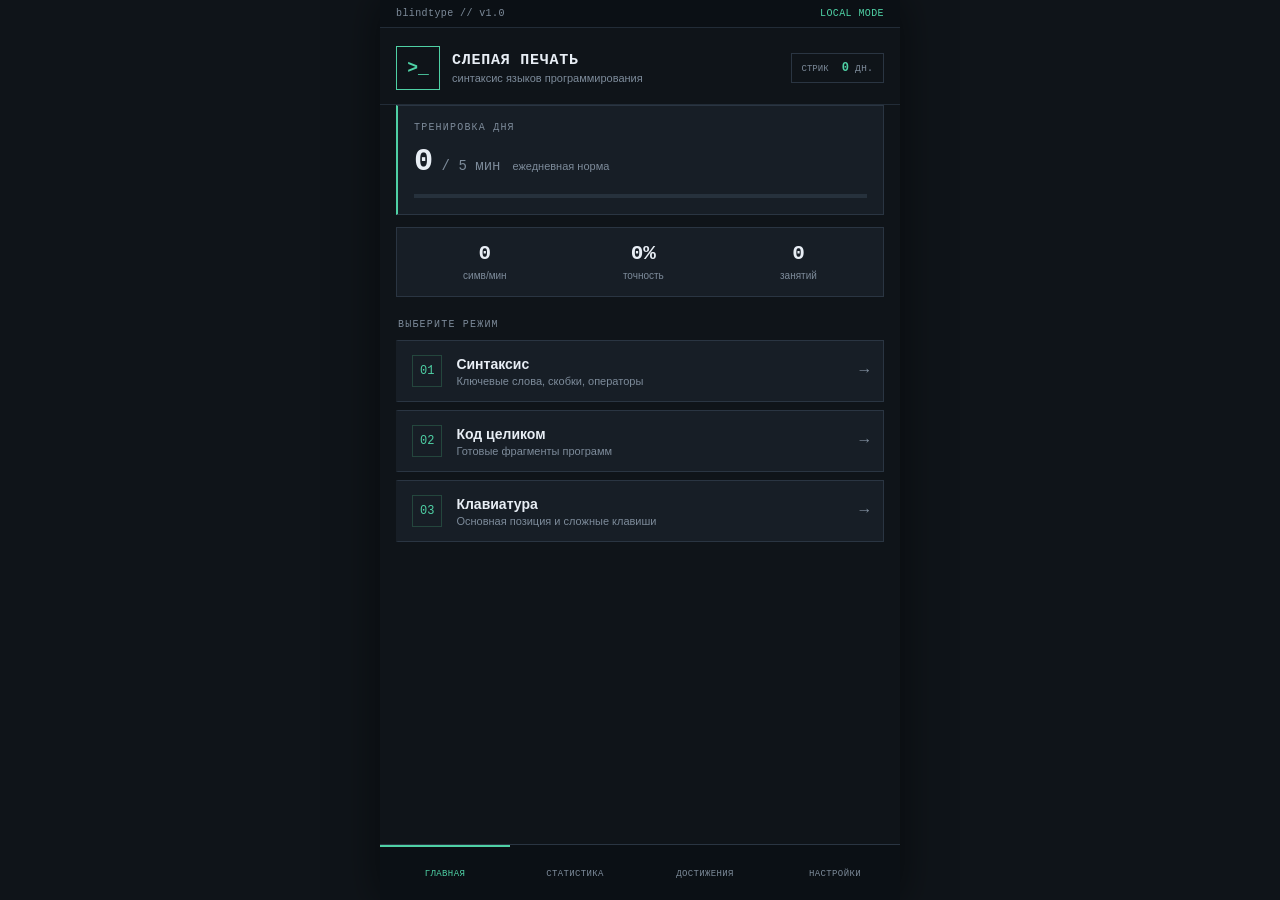
<file: deploy/index.html>
<!DOCTYPE html>
<html lang="ru">
<head>
  <meta charset="UTF-8">
  <meta name="viewport" content="width=device-width, initial-scale=1.0, maximum-scale=1.0, user-scalable=no">
  <meta name="theme-color" content="#0f1419">
  <meta name="description" content="Мобильный тренажёр слепой печати и синтаксиса для программистов">
  <link rel="manifest" href="manifest.json">
  <style>
:root {
  --bg: #0f1419;
  --panel: #171e26;
  --panel-2: #1b242e;
  --border: #2a3542;
  --border-soft: #222c37;
  --text: #c9d4e0;
  --text-bright: #e8eef5;
  --muted: #7d8b9a;
  --accent: #4fd1a5;
  --accent-dim: #24463d;
  --accent-soft: #1c332c;
  --bad: #ff6b6b;
  --bad-soft: #3a1f24;
  --cur-bg: #22374a;
  --mono: ui-monospace, SFMono-Regular, Consolas, "Liberation Mono", "Courier New", monospace;
  --sans: -apple-system, BlinkMacSystemFont, "Segoe UI", Roboto, Arial, sans-serif;
}

* { box-sizing: border-box; -webkit-tap-highlight-color: transparent; }

html, body {
  margin: 0; padding: 0;
  background: var(--bg);
  color: var(--text);
  font-family: var(--sans);
  font-size: 15px;
}

.app {
  max-width: 520px;
  min-height: 100vh;
  margin: 0 auto;
  padding-bottom: 72px;
  background: var(--bg);
}

/* ---------- Статусная строка ---------- */
.statusbar {
  display: flex; justify-content: space-between;
  padding: 8px 16px;
  font-family: var(--mono); font-size: 10px; letter-spacing: .04em;
  color: var(--muted);
  background: #0b1015;
  border-bottom: 1px solid var(--border-soft);
}
.status-right { color: var(--accent); }

/* ---------- Шапка ---------- */
.topbar {
  display: flex; align-items: center; justify-content: space-between;
  padding: 18px 16px 14px;
  border-bottom: 1px solid var(--border-soft);
}
.brand { display: flex; align-items: center; gap: 12px; }
.logo {
  display: flex; align-items: center; justify-content: center;
  width: 44px; height: 44px;
  border: 1px solid var(--accent);
  color: var(--accent);
  font-family: var(--mono); font-size: 18px; font-weight: 700;
}
.title {
  font-family: var(--mono); font-size: 15px; font-weight: 700;
  color: var(--text-bright); letter-spacing: .05em;
}
.subtitle { font-size: 11px; color: var(--muted); margin-top: 3px; }
.streak {
  border: 1px solid var(--border); padding: 7px 10px;
  font-family: var(--mono); font-size: 12px; white-space: nowrap;
}
.streak-label { color: var(--muted); font-size: 9px; margin-right: 6px; }
#streakValue { color: var(--accent); font-weight: 700; }
.streak-unit { color: var(--muted); font-size: 10px; }

/* ---------- Страницы ---------- */
.page { display: none; padding: 0 16px 24px; }
.page.active { display: block; }

.panel {
  background: var(--panel);
  border: 1px solid var(--border);
  padding: 16px;
  margin-bottom: 12px;
}

.section-label {
  font-family: var(--mono); font-size: 10px; letter-spacing: .12em;
  color: var(--muted); margin: 22px 2px 10px;
}

/* ---------- Главная ---------- */
.goal-panel { border-left: 2px solid var(--accent); }
.panel-kicker {
  font-family: var(--mono); font-size: 10px; letter-spacing: .12em;
  color: var(--muted); margin-bottom: 10px;
}
.goal-row { display: flex; align-items: baseline; gap: 12px; margin-bottom: 14px; }
.goal-num { font-family: var(--mono); font-size: 32px; font-weight: 700; color: var(--text-bright); }
.goal-num small { font-size: 14px; font-weight: 400; color: var(--muted); }
.goal-label { font-size: 11px; color: var(--muted); }
.progress { height: 4px; background: #26313c; }
.progress-fill { height: 100%; width: 0%; background: var(--accent); transition: width .3s; }

.stat-row { display: flex; justify-content: space-around; text-align: center; padding: 14px 8px; }
.stat-row .big { display: block; font-family: var(--mono); font-size: 21px; font-weight: 700; color: var(--text-bright); }
.stat-row small { font-size: 10px; color: var(--muted); }

.mode-btn {
  display: flex; align-items: center; gap: 14px; width: 100%;
  background: var(--panel); border: 1px solid var(--border);
  border-left: 2px solid transparent;
  padding: 14px; margin-bottom: 8px; cursor: pointer; text-align: left;
  color: var(--text); font-family: var(--sans);
}
.mode-btn:active { background: var(--panel-2); }
.mode-btn:hover { border-left-color: var(--accent); }
.mode-num {
  font-family: var(--mono); font-size: 12px; color: var(--accent);
  border: 1px solid var(--accent-dim); padding: 8px 7px; flex-shrink: 0;
}
.mode-text { flex: 1; }
.mode-text b { display: block; font-size: 14px; color: var(--text-bright); }
.mode-text small { display: block; font-size: 11px; color: var(--muted); margin-top: 3px; }
.chevron { font-family: var(--mono); color: var(--muted); font-size: 16px; }

/* ---------- Тренировка ---------- */
.train-head { display: flex; align-items: center; justify-content: space-between; margin: 14px 0 16px; }
.icon-btn {
  background: none; border: none; color: var(--accent);
  font-family: var(--mono); font-size: 11px; letter-spacing: .08em; cursor: pointer;
}
.train-meta { font-family: var(--mono); font-size: 11px; color: var(--muted); }

.hud { display: flex; justify-content: space-around; text-align: center; margin-bottom: 14px; }
.hud span { display: block; font-family: var(--mono); font-size: 22px; font-weight: 700; color: var(--text-bright); }
.hud small { font-size: 10px; color: var(--muted); }

.text-card {
  background: var(--panel); border: 1px solid var(--border);
  border-top: 2px solid var(--accent);
  padding: 16px; min-height: 180px;
}
.text-caption {
  font-family: var(--mono); font-size: 10px; letter-spacing: .12em;
  color: var(--muted); margin-bottom: 12px;
}
.text-view {
  font-family: var(--mono); font-size: 19px; line-height: 1.65;
  word-wrap: break-word; white-space: pre-wrap; color: var(--muted);
}
.text-view .ch { color: #5f6d7c; }
.text-view .done { color: var(--accent); }
.text-view .wrong { color: var(--text-bright); background: var(--bad-soft); box-shadow: inset 0 -2px 0 var(--bad); }
.text-view .cur { color: var(--text-bright); background: var(--cur-bg); box-shadow: inset 0 0 0 1px var(--accent); }
.hint { margin-top: 12px; font-family: var(--mono); font-size: 11px; color: var(--muted); min-height: 14px; }

.input-wrap { margin-top: 14px; }
#typeInput {
  width: 100%; padding: 14px; font-size: 16px;
  font-family: var(--mono);
  border: 1px solid var(--border); outline: none;
  background: #0b1015; color: var(--text-bright);
}
#typeInput:focus { border-color: var(--accent); }
#typeInput::placeholder { color: #546270; }
#typeInput:disabled { background: #131a21; color: var(--muted); }

.train-actions { display: flex; gap: 8px; margin-top: 10px; }
.btn-ghost {
  flex: 1; padding: 12px; border: 1px solid var(--border);
  background: transparent; color: var(--text);
  font-family: var(--mono); font-size: 11px; letter-spacing: .06em; cursor: pointer;
}
.btn-ghost:hover { border-color: var(--accent); color: var(--accent); }
.btn-ghost.danger { color: var(--bad); }
.keyboard-tip {
  text-align: center; font-family: var(--mono); font-size: 10px;
  color: var(--muted); margin-top: 16px; letter-spacing: .04em;
}

/* ---------- Статистика ---------- */
canvas { width: 100%; height: auto; display: block; }
.chips { display: flex; flex-wrap: wrap; gap: 6px; font-size: 12px; color: var(--muted); }
.chip {
  border: 1px solid #5a2f35; color: var(--bad);
  padding: 5px 8px; font-family: var(--mono); font-size: 12px;
}

/* ---------- Достижения ---------- */
.ach {
  display: flex; align-items: center; gap: 14px;
  background: var(--panel); border: 1px solid var(--border);
  padding: 12px 14px; margin-bottom: 8px;
}
.ach.locked { opacity: .4; }
.ach-icon {
  font-family: var(--mono); font-size: 12px; color: var(--accent);
  border: 1px solid var(--accent-dim); padding: 8px 6px; min-width: 34px; text-align: center;
}
.ach b { display: block; font-size: 13px; color: var(--text-bright); }
.ach small { font-size: 11px; color: var(--muted); }

/* ---------- Настройки ---------- */
.options { display: flex; flex-wrap: wrap; gap: 6px; }
.opt {
  padding: 9px 13px; border: 1px solid var(--border);
  background: transparent; color: var(--text);
  font-family: var(--mono); font-size: 12px; cursor: pointer;
}
.opt.sel { background: var(--accent-dim); color: var(--accent); border-color: var(--accent); }
.note { font-size: 12px; color: var(--muted); line-height: 1.6; }

/* ---------- Нижняя навигация ---------- */
.bottom-nav {
  position: fixed; bottom: 0; left: 0; right: 0; z-index: 10;
  max-width: 520px; margin: 0 auto; height: 56px;
  display: flex; background: #0b1015; border-top: 1px solid var(--border);
}
.nav-item {
  flex: 1; border: none; border-top: 2px solid transparent;
  background: none; color: var(--muted);
  font-family: var(--mono); font-size: 9px; letter-spacing: .04em;
  cursor: pointer; padding: 0 2px;
}
.nav-item.active { color: var(--accent); border-top-color: var(--accent); }

/* ---------- Результат ---------- */
.modal {
  display: none; position: fixed; inset: 0; z-index: 50;
  background: rgba(6, 10, 14, .8); align-items: center; justify-content: center; padding: 20px;
}
.modal.show { display: flex; }
.modal-box {
  background: var(--panel); border: 1px solid var(--border);
  border-top: 2px solid var(--accent);
  padding: 24px 20px; text-align: center;
  width: 100%; max-width: 340px;
}
.result-mark {
  font-family: var(--mono); font-size: 20px; color: var(--accent);
  text-align: left; margin-bottom: 8px; letter-spacing: .08em;
}
.modal-box h2 {
  font-family: var(--mono); font-size: 12px; letter-spacing: .12em;
  color: var(--muted); margin: 0 0 20px; text-align: left; font-weight: 400;
}
.result-grid { display: flex; justify-content: space-around; margin-bottom: 16px; }
.result-grid span { display: block; font-family: var(--mono); font-size: 22px; font-weight: 700; color: var(--text-bright); }
.result-grid small { font-size: 10px; color: var(--muted); }
.result-note { font-size: 12px; color: var(--muted); min-height: 18px; margin-bottom: 18px; }
.btn-primary {
  width: 100%; padding: 14px; border: 1px solid var(--accent);
  background: var(--accent-dim); color: var(--accent);
  font-family: var(--mono); font-size: 12px; letter-spacing: .1em; cursor: pointer;
}

@media (min-width: 521px) {
  .app { box-shadow: 0 0 40px rgba(0,0,0,.5); }
}

</style>
  <title>blindtype — слепая печать и синтаксис</title>
</head>
<body>
<div class="app">

  <div class="statusbar">
    <span>blindtype // v1.0</span>
    <span class="status-right">LOCAL MODE</span>
  </div>

  <header class="topbar">
    <div class="brand">
      <span class="logo">&gt;_</span>
      <div>
        <div class="title">СЛЕПАЯ ПЕЧАТЬ</div>
        <div class="subtitle">синтаксис языков программирования</div>
      </div>
    </div>
    <div class="streak" id="streakBadge" title="Дней подряд">
      <span class="streak-label">СТРИК</span>
      <span id="streakValue">0</span><span class="streak-unit"> дн.</span>
    </div>
  </header>

  <main>
    <!-- ========== ГЛАВНАЯ ========== -->
    <section class="page active" id="page-home">
      <div class="panel goal-panel">
        <div class="panel-kicker">ТРЕНИРОВКА ДНЯ</div>
        <div class="goal-row">
          <div class="goal-num"><span id="goalNow">0</span><small> / <span id="goalTarget">5</span> мин</small></div>
          <div class="goal-label">ежедневная норма</div>
        </div>
        <div class="progress"><div class="progress-fill" id="goalBar"></div></div>
      </div>

      <div class="panel stat-row">
        <div><span class="big" id="homeWpm">0</span><small>симв/мин</small></div>
        <div><span class="big" id="homeAcc">0%</span><small>точность</small></div>
        <div><span class="big" id="homeSessions">0</span><small>занятий</small></div>
      </div>

      <div class="section-label">ВЫБЕРИТЕ РЕЖИМ</div>

      <button class="mode-btn" data-mode="syntax">
        <span class="mode-num">01</span>
        <span class="mode-text"><b>Синтаксис</b><small>Ключевые слова, скобки, операторы</small></span>
        <span class="chevron">→</span>
      </button>

      <button class="mode-btn" data-mode="code">
        <span class="mode-num">02</span>
        <span class="mode-text"><b>Код целиком</b><small>Готовые фрагменты программ</small></span>
        <span class="chevron">→</span>
      </button>

      <button class="mode-btn" data-mode="keys">
        <span class="mode-num">03</span>
        <span class="mode-text"><b>Клавиатура</b><small>Основная позиция и сложные клавиши</small></span>
        <span class="chevron">→</span>
      </button>
    </section>

    <!-- ========== ТРЕНИРОВКА ========== -->
    <section class="page" id="page-train">
      <div class="train-head">
        <button class="icon-btn" id="btnBack">← НАЗАД</button>
        <div class="train-meta"><span id="trainLang">Python</span> / <span id="trainLevel">Уровень 1</span></div>
      </div>

      <div class="hud">
        <div><span id="hudWpm">0</span><small>симв/мин</small></div>
        <div><span id="hudAcc">100%</span><small>точность</small></div>
        <div><span id="hudTime">60</span><small>сек</small></div>
      </div>

      <div class="text-card" id="textCard">
        <div class="text-caption">ЗАДАНИЕ</div>
        <div class="text-view" id="textView"></div>
        <div class="hint" id="hintLine"></div>
      </div>

      <div class="input-wrap">
        <input id="typeInput" type="text" autocomplete="off" autocorrect="off"
               autocapitalize="off" spellcheck="false" inputmode="text"
               placeholder="Введите текст задания..." disabled>
      </div>

      <div class="train-actions">
        <button class="btn-ghost" id="btnRestart">ЗАНОВО</button>
        <button class="btn-ghost" id="btnSkip">ДРУГОЕ ЗАДАНИЕ</button>
      </div>

      <div class="keyboard-tip" id="keyboardTip">Таймер запускается с первого символа</div>
    </section>

    <!-- ========== СТАТИСТИКА ========== -->
    <section class="page" id="page-stats">
      <div class="section-label">СКОРОСТЬ ЗА ПОСЛЕДНИЕ 10 ЗАНЯТИЙ</div>
      <div class="panel">
        <canvas id="chart" width="600" height="260"></canvas>
      </div>
      <div class="section-label">СЛОЖНЫЕ СИМВОЛЫ</div>
      <div class="panel">
        <div id="problemKeys" class="chips">Нет данных — пройдите тренировку</div>
      </div>
      <div class="panel">
        <button class="btn-ghost danger" id="btnReset">ОЧИСТИТЬ СТАТИСТИКУ</button>
      </div>
    </section>

    <!-- ========== ДОСТИЖЕНИЯ ========== -->
    <section class="page" id="page-achievements">
      <div class="section-label">ДОСТИЖЕНИЯ</div>
      <div id="achievementList"></div>
    </section>

    <!-- ========== НАСТРОЙКИ ========== -->
    <section class="page" id="page-settings">
      <div class="section-label">ЯЗЫК ПРОГРАММИРОВАНИЯ</div>
      <div class="panel options" id="langOptions"></div>
      <div class="section-label">УРОВЕНЬ СЛОЖНОСТИ</div>
      <div class="panel options" id="levelOptions"></div>
      <div class="section-label">ДЛИТЕЛЬНОСТЬ</div>
      <div class="panel options" id="timeOptions"></div>
      <div class="panel note">
        Данные хранятся локально на этом устройстве. Приложение работает без сети.
      </div>
    </section>
  </main>

  <nav class="bottom-nav">
    <button class="nav-item active" data-page="home">ГЛАВНАЯ</button>
    <button class="nav-item" data-page="stats">СТАТИСТИКА</button>
    <button class="nav-item" data-page="achievements">ДОСТИЖЕНИЯ</button>
    <button class="nav-item" data-page="settings">НАСТРОЙКИ</button>
  </nav>

</div>

<!-- Результат занятия -->
<div class="modal" id="resultModal">
  <div class="modal-box">
    <div class="result-mark" id="resultMark">&gt; ГОТОВО</div>
    <h2>ЗАНЯТИЕ ЗАВЕРШЕНО</h2>
    <div class="result-grid">
      <div><span id="resWpm">0</span><small>симв/мин</small></div>
      <div><span id="resAcc">0%</span><small>точность</small></div>
      <div><span id="resTime">0</span><small>секунд</small></div>
    </div>
    <div class="result-note" id="resultNote"></div>
    <button class="btn-primary" id="btnResultOk">ПРОДОЛЖИТЬ</button>
  </div>
</div>

<script>
/* =========================================================
   Мобильный тренажёр «Слепая печать и синтаксис»
   Автономное PWA-приложение. Данные хранятся в localStorage.
   ========================================================= */

'use strict';

/* ---------- Учебные данные ---------- */
const LANGS = {
  python: {
    name: 'Python',
    tokens: {
      1: ['print(', ')', "'hi'", 'x = 10', 'if x > 5:', 'def f():', 'return', 'for i in range(', ']:', '#', 'True', 'None'],
      2: ['def main(', '):', 'import os', 'self.', '__init__', '==', '!=', 'lambda x: x', '[1, 2, 3]', "{'a': 1}", 'try:', 'except', 'with open(', 'yield'],
      3: ['@decorator', 'async def ', 'await ', 'list comprehension', 'isinstance(x, int)', 'f"{x}!"', '**kwargs', '-> None', 'collections.OrderedDict', 'raise ValueError(']
    },
    code: {
      1: ['x = 5 ; y = 10 ; print(x + y)', 'if x > 0: print("ok")', 'for i in range(3): print(i)', 'def sq(n): return n * n'],
      2: ['def fact(n): if n <= 1: return 1 ; return n * fact(n - 1)', 'd = {"a": 1, "b": 2} ; print(d.get("a"))', 'try: x = int(s) except ValueError: x = 0'],
      3: ['@cache def fib(n): return n if n < 2 else fib(n-1) + fib(n-2)', 'with open("data.txt") as f: data = f.read().splitlines()']
    }
  },
  javascript: {
    name: 'JavaScript',
    tokens: {
      1: ['console.log(', ')', 'let x = 1;', 'const y = 2;', 'if (x > 0) {', '}', 'function f() {', 'return true;', '==', '&&'],
      2: ['=>', '===', '!==', 'let arr = [1,2,3];', 'obj.prop', 'arr.map(x => x * 2)', 'new Date()', 'typeof x', 'null', 'undefined'],
      3: ['async function f() {', 'await fetch(url)', 'Promise.all([a, b])', '`text ${x}`', 'export default class A {', '??', '?.', '...args']
    },
    code: {
      1: ['let sum = 0; for (let i = 0; i < 5; i++) { sum += i; }', 'function add(a, b) { return a + b; }'],
      2: ['const f = x => x > 0 ? x : -x; console.log(f(5));', 'let a = [1,2,3]; a.forEach(x => console.log(x));'],
      3: ['async function load() { const r = await fetch(url); return r.json(); }', 'class Point { constructor(x, y) { this.x = x; this.y = y; } }']
    }
  },
  java: {
    name: 'Java',
    tokens: {
      1: ['public class Main {', '}', 'System.out.println(', ');', 'int x = 5;', 'if (x > 0) {', 'return;', 'static void main(', 'String[] args)'],
      2: ['private final ', 'new String(', '==', 'null', 'for (int i = 0; i < n; i++) {', 'List<String> list = new ArrayList<>();', '@Override', 'this.x'],
      3: ['public <T> T get(Class<T> c) {', 'Optional.ofNullable(x).orElse(0)', 'Map<String, Integer> m = new HashMap<>();', 'try (Stream s = files()) {']
    },
    code: {
      1: ['public class Main { public static void main(String[] args) { System.out.println("Hi"); } }', 'int a = 1, b = 2; if (a < b) { a = b; }'],
      2: ['for (int i = 0; i < 10; i++) { if (i % 2 == 0) System.out.println(i); }', 'String s = "test"; if (s.equals("test")) { return true; }'],
      3: ['List<Integer> l = Arrays.asList(1,2,3); l.stream().filter(x -> x > 1).forEach(System.out::println);']
    }
  },
  cpp: {
    name: 'C++',
    tokens: {
      1: ['#include <iostream>', 'int main() {', 'return 0;', 'std::cout <<', '<< std::endl;', 'int x = 5;', 'if (x > 0) {', '}'],
      2: ['std::vector<int> v;', 'for (auto x : v) {', 'const int n = 10;', 'char* s = "abc";', 'new int[5]', 'delete[] p;', '==', '&&'],
      3: ['template <typename T> T max(T a, T b) {', 'std::unique_ptr<int> p(new int(5));', 'auto f = [](int x) { return x * 2; };', 'std::map<std::string, int> m;']
    },
    code: {
      1: ['#include <iostream> int main() { std::cout << "Hi" << std::endl; return 0; }', 'int a = 1; int b = 2; if (a < b) { a = b; }'],
      2: ['for (int i = 0; i < 10; i++) { if (i % 2 == 0) std::cout << i; }', 'std::vector<int> v = {1, 2, 3}; for (auto x : v) { std::cout << x; }'],
      3: ['template <class T> T sq(T x) { return x * x; } int main() { return sq(5); }']
    }
  },
  sql: {
    name: 'SQL',
    tokens: {
      1: ['SELECT * FROM', 'WHERE', 'INSERT INTO', 'VALUES (', ');', 'UPDATE', 'SET', 'DELETE FROM', 'LIMIT 10;'],
      2: ['SELECT id, name FROM users', 'JOIN orders ON', 'GROUP BY', 'ORDER BY', 'DESC', 'COUNT(*)', 'AS', 'IS NOT NULL', 'LIKE \'%a%\''],
      3: ['CREATE TABLE users (id INT PRIMARY KEY, name VARCHAR(50));', 'SELECT u.name, COUNT(o.id) FROM users u LEFT JOIN orders o ON u.id = o.user_id GROUP BY u.name;']
    },
    code: {
      1: ['SELECT name FROM users WHERE age > 18;', 'INSERT INTO users (name) VALUES (\'Ann\');'],
      2: ['SELECT u.name FROM users u JOIN orders o ON u.id = o.user_id WHERE o.total > 100;'],
      3: ['CREATE TABLE t (id INT PRIMARY KEY, val VARCHAR(20) NOT NULL); SELECT * FROM t ORDER BY id DESC;']
    }
  }
};

const KEY_GROUPS = {
  1: ['a', 's', 'd', 'f', 'j', 'k', 'l', ';', 'asdf', 'jkl;', 'fjkd', 'asl;'],
  2: ['q', 'w', 'e', 'r', 't', 'y', 'u', 'i', 'o', 'p', 'qwer', 'tyui', 'poiu', 'zxcv', 'mnbv'],
  3: ['()', '{}', '[]', '<>', '==', '!=', '>=', '<=', '&&', '||', '/*', '*/', '::', '->', '=>', '_, #, $, @, \\, |, ~, `']
};

const LEVELS = { 1: 'Уровень 1', 2: 'Уровень 2', 3: 'Уровень 3' };
const TIMES = [30, 60, 120];

const ACHIEVEMENTS = [
  { id: 'first', icon: '01', name: 'Первый шаг', desc: 'Завершить первое занятие' },
  { id: 'speed50', icon: '02', name: 'Разгон', desc: '50 символов в минуту' },
  { id: 'speed100', icon: '03', name: 'Скорость', desc: '100 символов в минуту' },
  { id: 'acc95', icon: '04', name: 'Точно', desc: 'Точность 95% и выше' },
  { id: 'code10', icon: '05', name: 'Практик', desc: '10 занятий в режиме «Код»' },
  { id: 'syntax20', icon: '06', name: 'Знаток синтаксиса', desc: '20 занятий в режиме «Синтаксис»' },
  { id: 'week', icon: '07', name: 'Неделя подряд', desc: 'Заниматься 7 дней подряд' }
];

/* ---------- Хранилище ---------- */
const KEY = 'blindtype_v1';
const DEFAULT_STATE = {
  sessions: [],
  problemKeys: {},
  achievements: [],
  settings: { lang: 'python', level: 1, time: 60 }
};

function load() {
  try {
    const raw = localStorage.getItem(KEY);
    if (!raw) return JSON.parse(JSON.stringify(DEFAULT_STATE));
    const s = JSON.parse(raw);
    return Object.assign(JSON.parse(JSON.stringify(DEFAULT_STATE)), s);
  } catch (e) {
    return JSON.parse(JSON.stringify(DEFAULT_STATE));
  }
}
function save() { localStorage.setItem(KEY, JSON.stringify(state)); }

let state = load();
let session = null;
let timerId = null;

/* ---------- Утилиты ---------- */
const $ = id => document.getElementById(id);
const today = () => new Date().toISOString().slice(0, 10);
const rand = arr => arr[Math.floor(Math.random() * arr.length)];

function showPage(name) {
  document.querySelectorAll('.page').forEach(p => p.classList.remove('active'));
  $('page-' + name).classList.add('active');
  document.querySelectorAll('.nav-item').forEach(n => n.classList.remove('active'));
  const nav = document.querySelector('[data-page="' + name + '"]');
  if (nav) nav.classList.add('active');
  if (name === 'stats') renderStats();
  if (name === 'achievements') renderAchievements();
  if (name === 'settings') renderSettings();
  if (name === 'home') renderHome();
}

/* ---------- Генерация задания ---------- */
function buildExercise(mode) {
  const lang = state.settings.lang;
  const lvl = state.settings.level;
  const problems = Object.keys(state.problemKeys).filter(k => state.problemKeys[k] >= 2);
  let text = '';

  if (mode === 'keys') {
    const pool = KEY_GROUPS[lvl].slice();
    if (problems.length) pool.push(...problems.filter(p => p.length <= 4));
    for (let i = 0; i < 30; i++) text += rand(pool) + ' ';
    return text.trim();
  }

  if (mode === 'syntax') {
    const pool = LANGS[lang].tokens[lvl].slice();
    if (problems.length) {
      pool.forEach(p => problems.forEach(k => { if (p.includes(k)) pool.push(p, p); }));
    }
    for (let i = 0; i < 22; i++) text += rand(pool) + ' ';
    return text.trim();
  }

  const pool = LANGS[lang].code[lvl];
  text = rand(pool);
  if (state.settings.time >= 120 && pool.length > 1) text += ' ' + rand(pool);
  return text;
}

/* ---------- Тренировка ---------- */
function startTraining(mode) {
  const expected = buildExercise(mode);
  session = {
    mode, expected, pos: 0, typed: 0, correct: 0, errors: 0,
    started: 0, remaining: state.settings.time, finished: false,
    wrongKeys: {}
  };
  $('trainLang').textContent = LANGS[state.settings.lang].name;
  $('trainLevel').textContent = LEVELS[state.settings.level];
  $('hudWpm').textContent = '0';
  $('hudAcc').textContent = '100%';
  $('hudTime').textContent = session.remaining;
  $('hintLine').textContent = '';
  $('keyboardTip').textContent = 'Начните печатать — таймер запустится сам';
  $('typeInput').value = '';
  $('typeInput').disabled = false;
  renderText();
  showPage('train');
  setTimeout(() => $('typeInput').focus(), 100);
}

function renderText() {
  const view = $('textView');
  view.innerHTML = '';
  const exp = session.expected;
  for (let i = 0; i < exp.length; i++) {
    const span = document.createElement('span');
    span.className = 'ch';
    span.textContent = exp[i];
    if (i < session.pos) span.classList.add(session.lastWrong && session.lastWrongIndex === i ? 'wrong' : 'done');
    else if (i === session.pos) span.classList.add('cur');
    view.appendChild(span);
  }
  const cur = view.querySelector('.cur');
  if (cur) {
    const box = $('textCard').getBoundingClientRect();
    const r = cur.getBoundingClientRect();
    if (r.bottom > box.bottom - 10 || r.top < box.top + 10) {
      cur.scrollIntoView({ block: 'center', behavior: 'smooth' });
    }
  }
}

function onInput(e) {
  if (!session || session.finished) return;
  const val = e.target.value;
  if (!session.started) {
    session.started = Date.now();
    timerId = setInterval(tick, 1000);
    $('keyboardTip').textContent = 'Не смотрите на клавиатуру';
  }
  const exp = session.expected;
  session.pos = Math.min(val.length, exp.length);
  session.typed = val.length;

  let correct = 0;
  for (let i = 0; i < session.pos; i++) {
    if (val[i] === exp[i]) correct++;
    else { session.wrongKeys[exp[i]] = (session.wrongKeys[exp[i]] || 0) + 1; }
  }
  session.correct = correct;
  session.errors = session.pos - correct;
  session.lastWrong = session.errors > 0;
  session.lastWrongIndex = session.errors > 0 ? val.length - 1 : -1;

  updateHud();
  renderText();

  if (session.pos >= exp.length) finish('done');
}

function tick() {
  if (!session || session.finished) return;
  session.remaining--;
  $('hudTime').textContent = Math.max(0, session.remaining);
  updateHud();
  if (session.remaining <= 0) finish('time');
}

function updateHud() {
  const mins = Math.max((Date.now() - session.started) / 60000, 1 / 60);
  const wpm = Math.round(session.correct / mins);
  const acc = session.typed ? Math.round(session.correct / session.typed * 100) : 100;
  $('hudWpm').textContent = isFinite(wpm) ? wpm : 0;
  $('hudAcc').textContent = acc + '%';
}

function finish(reason) {
  if (session.finished) return;
  session.finished = true;
  clearInterval(timerId);
  $('typeInput').disabled = true;

  const elapsed = Math.max((Date.now() - session.started) / 1000, 1);
  const wpm = Math.round(session.correct / (elapsed / 60));
  const acc = session.typed ? Math.round(session.correct / session.typed * 100) : 0;

  const rec = {
    date: today(), wpm: isFinite(wpm) ? wpm : 0, acc,
    mode: session.mode, lang: state.settings.lang,
    level: state.settings.level, seconds: Math.round(elapsed)
  };
  state.sessions.push(rec);

  Object.entries(session.wrongKeys).forEach(([k, v]) => {
    state.problemKeys[k] = (state.problemKeys[k] || 0) + v;
  });

  const newAch = checkAchievements(rec);
  save();

  $('resWpm').textContent = rec.wpm;
  $('resAcc').textContent = rec.acc + '%';
  $('resTime').textContent = rec.seconds;
  $('resultMark').textContent = acc >= 95 ? '> ОТЛИЧНО' : (wpm >= 50 ? '> ХОРОШО' : '> ГОТОВО');
  $('resultNote').textContent = newAch.length
    ? 'Новое достижение: ' + newAch.map(a => a.name).join(', ')
    : (reason === 'time' ? 'Время вышло. Продолжайте тренироваться!' : 'Отличная работа!');
  $('resultModal').classList.add('show');
}

function checkAchievements(rec) {
  const got = [];
  const has = id => state.achievements.includes(id);
  const add = id => { if (!has(id)) { state.achievements.push(id); got.push(ACHIEVEMENTS.find(a => a.id === id)); } };

  if (state.sessions.length >= 1) add('first');
  if (rec.wpm >= 50) add('speed50');
  if (rec.wpm >= 100) add('speed100');
  if (rec.acc >= 95) add('acc95');
  if (state.sessions.filter(s => s.mode === 'code').length >= 10) add('code10');
  if (state.sessions.filter(s => s.mode === 'syntax').length >= 20) add('syntax20');
  if (calcStreak() >= 7) add('week');
  return got;
}

function calcStreak() {
  const days = [...new Set(state.sessions.map(s => s.date))].sort().reverse();
  if (!days.length) return 0;
  let d = new Date(days[0] + 'T00:00:00'), n = 0;
  const cur = new Date(today() + 'T00:00:00');
  if ((cur - d) / 86400000 > 1) return 0;
  for (const day of days) {
    const x = new Date(day + 'T00:00:00');
    if ((d - x) / 86400000 > 1) break;
    n++; d = x;
  }
  return n;
}

/* ---------- Экраны ---------- */
function renderHome() {
  const todaySessions = state.sessions.filter(s => s.date === today());
  const minutes = Math.round(todaySessions.reduce((a, s) => a + s.seconds, 0) / 60);
  $('goalNow').textContent = minutes;
  $('goalBar').style.width = Math.min(100, minutes / 5 * 100) + '%';
  $('streakValue').textContent = calcStreak();

  const last = state.sessions.slice(-1)[0];
  $('homeWpm').textContent = last ? last.wpm : 0;
  $('homeAcc').textContent = last ? last.acc + '%' : '0%';
  $('homeSessions').textContent = state.sessions.length;
}

function renderStats() {
  const data = state.sessions.slice(-10).map(s => s.wpm);
  const c = $('chart'), ctx = c.getContext('2d');
  ctx.clearRect(0, 0, c.width, c.height);
  if (!data.length) {
    ctx.fillStyle = '#78838f'; ctx.font = '18px Arial'; ctx.textAlign = 'center';
    ctx.fillText('Нет данных', c.width / 2, c.height / 2);
    return;
  }
  const max = Math.max(...data, 10) * 1.2;
  const bw = c.width / data.length;
  data.forEach((v, i) => {
    const h = (v / max) * (c.height - 40);
    ctx.fillStyle = '#2f7de1';
    ctx.fillRect(i * bw + 8, c.height - 25 - h, bw - 16, h);
    ctx.fillStyle = '#1b2430'; ctx.font = '14px Arial'; ctx.textAlign = 'center';
    ctx.fillText(v, i * bw + bw / 2, c.height - 32 - h);
    ctx.fillStyle = '#78838f'; ctx.font = '12px Arial';
    ctx.fillText(i + 1, i * bw + bw / 2, c.height - 6);
  });

  const box = $('problemKeys');
  const keys = Object.entries(state.problemKeys).filter(([, v]) => v >= 2)
    .sort((a, b) => b[1] - a[1]).slice(0, 12);
  box.innerHTML = '';
  if (!keys.length) { box.textContent = 'Пока нет данных — потренируйтесь'; return; }
  keys.forEach(([k, v]) => {
    const el = document.createElement('span');
    el.className = 'chip';
    el.textContent = k === ' ' ? 'пробел · ' + v : k + ' · ' + v;
    box.appendChild(el);
  });
}

function renderAchievements() {
  const box = $('achievementList');
  box.innerHTML = '';
  ACHIEVEMENTS.forEach(a => {
    const unlocked = state.achievements.includes(a.id);
    const el = document.createElement('div');
    el.className = 'ach' + (unlocked ? '' : ' locked');
    el.innerHTML = '<div class="ach-icon">' + a.icon + '</div><div><b>' + a.name + '</b><small>' + a.desc + '</small></div>';
    box.appendChild(el);
  });
}

function renderSettings() {
  function fill(container, items, current, onPick) {
    container.innerHTML = '';
    items.forEach(it => {
      const b = document.createElement('button');
      b.className = 'opt' + (it.value === current ? ' sel' : '');
      b.textContent = it.label;
      b.onclick = () => { onPick(it.value); save(); renderSettings(); };
      container.appendChild(b);
    });
  }
  fill($('langOptions'), Object.entries(LANGS).map(([k, v]) => ({ value: k, label: v.name })),
    state.settings.lang, v => state.settings.lang = v);
  fill($('levelOptions'), Object.entries(LEVELS).map(([k, v]) => ({ value: +k, label: v })),
    state.settings.level, v => state.settings.level = v);
  fill($('timeOptions'), TIMES.map(t => ({ value: t, label: t + ' сек' })),
    state.settings.time, v => state.settings.time = v);
}

/* ---------- События ---------- */
document.querySelectorAll('.nav-item').forEach(b => b.onclick = () => showPage(b.dataset.page));
document.querySelectorAll('.mode-btn').forEach(b => b.onclick = () => startTraining(b.dataset.mode));
$('btnBack').onclick = () => { clearInterval(timerId); if (session) session.finished = true; showPage('home'); };
$('btnRestart').onclick = () => startTraining(session ? session.mode : 'syntax');
$('btnSkip').onclick = () => startTraining(session ? session.mode : 'syntax');
$('btnResultOk').onclick = () => { $('resultModal').classList.remove('show'); showPage('home'); };
$('typeInput').addEventListener('input', onInput);
$('btnReset').onclick = () => {
  if (!confirm('Очистить всю статистику?')) return;
  state = JSON.parse(JSON.stringify(DEFAULT_STATE));
  save(); renderStats(); renderHome();
};

/* ---------- Регистрация Service Worker ---------- */
if ('serviceWorker' in navigator) {
  window.addEventListener('load', () => {
    navigator.serviceWorker.register('sw.js').catch(() => {});
  });
}

renderHome();

</script>
</body>
</html>
</file>
